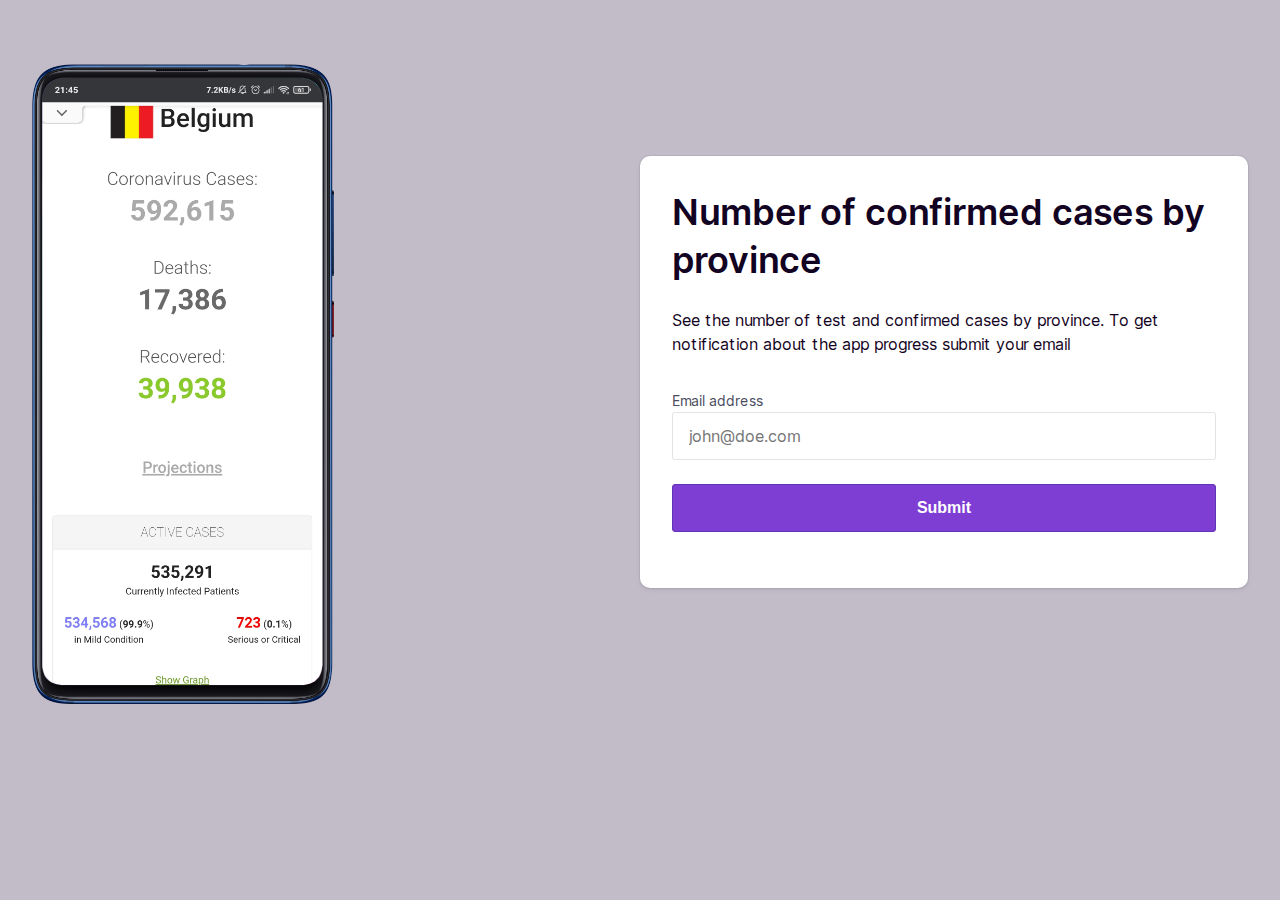
<file: landing.html>
<!DOCTYPE html>
<html lang="en">
<head>
    <meta charset="UTF-8">
    <meta name="viewport" content="width=device-width, initial-scale=1.0">
    <title>Corona landing</title>
    <link rel="stylesheet" href="css/normalize.css">
    <link rel="stylesheet" href="css/screen.css">
    <script src="./js/validation.js"></script>
    <link rel="apple-touch-icon" sizes="180x180" href="apple-touch-icon.png">
    <link rel="icon" type="image/png" sizes="32x32" href="favicon-32x32.png">
    <link rel="icon" type="image/png" sizes="16x16" href="favicon-16x16.png">
    <link rel="manifest" href="site.webmanifest">
    <link rel="mask-icon" href="safari-pinned-tab.svg" color="#5bbad5">
    <meta name="msapplication-TileColor" content="#da532c">
    <meta name="theme-color" content="#ffffff">
</head>
<body class="c-landing-body">
    <div class="c-landing-app ">
        <img src="./img/mockup.png" alt="Mockup" class="c-landing-mocup">
        <div class="c-landing-header c-card">

            <h1>Number of confirmed cases by province</h1>

            <p class="c-header-explanation">See the number of test and confirmed cases by province. To get notification about the app progress submit your email</p>
        
            <div class="c-form">
                <form>
                    <p class="c-form-field js-email-field">
                        <label class="c-label js-email-label" for="username">
                            Email address
                            <span class="c-label__error-message js-email-error-message">
                                This field is required
                            </span>
                        </label>
                        <input class="c-input js-email-input" type="email" name="username" id="username" placeholder="john@doe.com" required>
                    </p>
                    <p>
                        <button class="c-button js-submit-button">Submit</button>
                    </p>
                </form> 
            </div>
        </div>
    </div>
</body>
</html>
</file>
<file: css/screen.css>
/*------------------------------------*\
#FONTS
\*------------------------------------*/

@font-face {
    font-family: "Inter Web";
    font-weight: 400;
    src: url("../fonts/Inter-Regular.woff2") format("woff2")
}

@font-face {
    font-family: "Inter Web";
    font-weight: 600;
    src: url("../fonts/Inter-SemiBold.woff2") format("woff2")
}

/*------------------------------------*\
#Variables
\*------------------------------------*/

:root {
    /* Global colors */
    --global-color-alpha-light: #b068f3;
    --global-color-alpha: #7e3ed3;
    --global-color-alpha-dark: #6133b8;
    --global-color-alpha-x-dark: #3f0e77;
    --global-color-alpha-transparent: #5615acbf;
    --global-color-alpha-x-transparent: #26044d4d;

    --global-color-neutral-xxxx-light: #F5F6FA;
    --global-color-neutral-xxx-light: #E2E3E7;
    --global-color-neutral-xx-light: #caccd4;
    --global-color-neutral-x-light: #b5b6c0;
    --global-color-neutral-light: #a0a1ad;
    --global-color-neutral: #8b8c9a;
    --global-color-neutral-dark: #757787;
    --global-color-neutral-x-dark: #606274;
    --global-color-neutral-xx-dark: #4b4c60;
    --global-color-neutral-xxx-dark: #35374d;
    --global-color-neutral-xxxx-dark: #130322;
    --global-color-error: #FF3333;
    --global-color-error-transparent: #FF3333bf;
    --global-color-error-x-transparent: #FF33334d;

    /* global page settings */
    --global-page-color: var(--global-color-neutral-xxxx-dark);
    --global-page-backgroundColor: #bab3c2e1;
    --global-selection-backgroundColor: var(--global-color-alpha);

    /* border radius */
    --global-borderRadius: 3px;
    --global-borderWidth: 1px;

    /* transitions */
    --global-transitionEasing-out: ease-out;
    --global-transitionEasing-out-cubic: cubic-bezier(0.22, 0.61, 0.36, 1);
    --global-transitionDuration-alpha: .1s;
    --global-transitionDuration-beta: .2s;
    --global-transitionDuration-gamma: .3s;


     /* Baseline settings */
    --global-baseline: 8px;         
    --global-whitespace: calc(var(--global-baseline) * 3); /* = 24px */

    --global-whitespace-xs: calc(var(--global-baseline) * .5); /* = 4px */
    --global-whitespace-sm: calc(var(--global-baseline) * 1); /*  = 8px */
    --global-whitespace-md: calc(var(--global-baseline) * 2); /*  = 16px */
    --global-whitespace-lg: calc(var(--global-baseline) * 4); /*  = 32px */
    --global-whitespace-xl: calc(var(--global-whitespace) * 2); /*  = 48px */
    --global-whitespace-xxl: calc(var(--global-whitespace) * 3); /*  = 72px */

    /* forms */
    --global-label-color: var(--global-color-neutral-xx-dark);
    --global-placeholder-color: var(--global-color-neutral-x-light);
    --global-input-backgroundColor: White;
    --global-input-color: var(--global-color-neutral-xxxx-dark);
    --global-input-borderColor: var(--global-color-neutral-xxx-light);
    --global-input-hover-borderColor: var(--global-color-neutral-xx-light);
    --global-input-focus-borderColor: var(--global-color-alpha);
    --global-input-error-borderColor: var(--global-color-error);
    --global-input-focus-boxShadowSpread: 0 0 0 3px;
    --global-input-focus-boxShadowColor: var(--global-color-alpha-x-transparent);
    --global-input-error-boxShadowColor: var(--global-color-error-x-transparent);
}



html {
    background-color: var(--global-page-backgroundColor);
    color: var(--global-page-color);
    font-size: 16px;
    line-height: 1.5;
    font-family: "Inter Web", Helvetica, arial, sans-serif;
    box-sizing: border-box;
    -webkit-font-smoothing: antialiased;
    -moz-osx-font-smoothing: grayscale;
}

body{
    padding-top: var(--global-whitespace-lg);
    width: 100%;
    display: grid;
    justify-items: center;
}

*,
*:before,
*:after {
    box-sizing: inherit;
}


::-moz-selection {
    background: var(--global-selection-backgroundColor);
    color: white;
    text-shadow: none;
}

::selection {
    background: var(--global-selection-backgroundColor);
    color: white;
    text-shadow: none;
}

img {
    max-width: 100%;
    vertical-align: top;
}
.c-landing-mocup{
    height: 640px;
}

.wrapper-index {
    display: grid;
    grid-gap: 10px;
    grid-template-columns: 33% 33% 33%;
    
}

.content {
    grid-column: 1 / span 3;
    grid-row: 2;

}

.header-title {
    grid-column: 2;
    grid-row: 1;
    margin-top: auto;
    margin-bottom: auto;
}

.header-input {
    grid-column: 3;
    grid-row: 1;
    text-align: center;
    margin-bottom: auto;
    margin-top: auto;
}



h1 {
    font-weight: 700;
    font-size: 36px;
    line-height: calc(var(--global-baseline) * 6);
    margin: 0 0 var(--global-whitespace);
}

h1#index {
    width: 520px;
    font-size: 36px;
    line-height: 1rem;
}

p {
    margin: 0 0 var(--global-whitespace);
}


.c-card {
    --card-borderRadius: var(--global-borderRadius);
    background-color: var(--card-backgroundColor, White);
    padding: var(--global-whitespace-lg) var(--global-whitespace-lg) var(--global-whitespace-lg) var(--global-whitespace-lg);
    margin-bottom: var(--global-whitespace);
    border-radius: 10px;
    box-shadow: 0 0 0 1px rgba(0,0,0, 0.05), 0 2px 4px rgba(0,0,0,.075);
    overflow: hidden;
}

.c-landing-app {
    padding: 2rem;
    display: grid;
    grid-template-columns: 50% 50%;
    justify-self: center;
    align-items: center;
}

.c-landing-mocup{
    height: 640px;
}

.c-landing-header .c-header-explanation {
    margin-bottom: var(--global-whitespace-lg);
}

.c-landing-header .c-header-explanation p {
    font-size: 16px;
    margin: var(--global-whitespace-sm);
}


.c-input {
    --input-transition: all var(--global-transitionDuration-alpha) var(--global-transitionEasing-out);
    -webkit-appearance: none;
    -moz-appearance: none;
    appearance: none;
    width: 100%;
    border-radius: var(--input-borderRadius, var(--global-borderRadius));
    border: var(--input-borderWidth, var(--global-borderWidth)) solid var(--input-borderColor, var(--global-input-borderColor));
    background-color: var(--input-backgroundColor, var(--global-input-backgroundColor));
    color: var(--global-input-color);
    font-family: inherit;
    font-size: 16px;
    line-height: calc(var(--global-baseline) * 3);
    padding: calc(var(--global-baseline) * 1.5 - var(--global-borderWidth)) var(--global-whitespace-md);
    outline: none;
    transition: var(--input-transition);
}

.c-input:hover {
    border-color: var(--input-hover-borderColor, var(--global-input-hover-borderColor));
}

.c-input:focus,
.c-input:active {
    border-color: var(--input-focus-borderColor, var(--global-input-focus-borderColor));
    box-shadow: var(--global-input-focus-boxShadowSpread) var(--input-focus-boxShadowColor, var(--global-input-focus-boxShadowColor));
}

.c-province-select{
    padding: 8px;
    font-family: inherit;
    font-size: 1rem;
    line-height: 1.5rem;
    color: var(--global-color-neutral-xxx-dark);
    box-shadow: var(--global-card-boxShadow);
    border: var(--input-borderWidth, var(--global-borderWidth)) solid var(--input-borderColor, var(--global-input-borderColor));
    border-radius: 10px;
    outline: none;
    box-shadow: var(--global-card-boxShadow);
}
.c-province-select:hover {
    border-color: var(--input-hover-borderColor, var(--global-input-hover-borderColor));
}

.c-province-select:focus,
.c-province-select:active {
    border-color: var(--global-color-alpha-light);
    box-shadow: var(--global-input-focus-boxShadowSpread) var(--input-focus-boxShadowColor, var(--global-input-focus-boxShadowColor));
}


.c-label {
    margin-bottom: 0;
    font-size: 14px;
    padding-bottom: var(--global-whitespace-sm);    
    line-height: calc(var(--global-baseline) * 2);
    color: var(--label-color, var(--global-label-color));
}

.c-label--option {
    padding-bottom: 0;
}

.c-label__error-message {
    font-weight: 600;
	float: right;
	display: none;
}

.c-label__error-message.is-visible {
	display: block;
}

.c-label--floating {
    position: absolute;
    top: calc(var(--global-baseline) * 1.5);
    left: var(--global-whitespace-sm);
    padding: var(--global-whitespace-xs)  var(--global-whitespace-sm);
    background-color: var(--label--floating-backgroundColor, var(--global-input-backgroundColor));
    transition: transform var(--global-transitionDuration-alpha) var(--global-transitionEasing-out);
    z-index: 1;
    border-radius: var(--global-borderRadius);
}

.is-floating,
.c-form-field:focus-within .c-label--floating {
    transform: translateY(calc(var(--global-baseline) * -3))
}

.c-chart{
    position: relative;
    padding: 0 48px 0 48px;
    height: 400px;
    width: 1500px;
}


.c-button {
    font-size: 16px;
    font-weight: 600;
    border-radius: var(--button-borderRadius, var(--global-borderRadius));
    border: var(--button-borderWidth, var(--global-borderWidth)) solid var(--button-borderColor, var(--global-color-alpha-dark));
    background-color: var(--button-backgroundColor, var(--global-color-alpha));
    color: #fff;
    padding: calc(var(--global-baseline) * 1.5 - var(--button-borderWidth, var(--global-borderWidth))) var(--global-whitespace-md);
    line-height: calc(var(--global-baseline) * 3);
    width: 100%;
    outline: none;
    box-shadow: var(--button-boxShadow, 0);
    transition: all var(--global-transitionDuration-alpha) var(--global-transitionEasing-out);
}

.c-button:hover {
    border-color: var(--button-hover-borderColor, var(--global-color-alpha-dark));
    background-color: var(--button-hover-backgroundColor, var(--global-color-alpha-light));
}

.c-button:focus {
    background-color: var(--button-focus-backgroundColor, var(--global-color-alpha));
    border-color: var(--button-focus-borderColor, var(--global-color-alpha-dark));
    box-shadow: var(--global-input-focus-boxShadowSpread) var(--button-focus-boxShadowColor, var(--global-input-focus-boxShadowColor));
}

.c-button:active {
    background-color: var(--button-active-backgroundColor, var(--global-color-alpha-dark));
    border-color: var(--button-active-borderColor, var(--global-color-alpha-dark));
    box-shadow: var(--button-active-boxShadow, 0);
}

.has-error {
    --label-color: var(--global-color-error);
    --input-borderColor: var(--global-input-error-borderColor);
    --input-hover-borderColor: var(--global-input-error-borderColor);
    --input-focus-borderColor: var(--global-input-error-borderColor);
    --input-focus-boxShadowColor: var(--global-input-error-boxShadowColor);
}

/*------------------------------------*\
#MEDIA
\*------------------------------------*/

  
@media (max-width: 768px) {
    .c-landing-app {
        grid-template-columns: 100%;
    }
    .c-landing-mocup{
        display: none;
    }
} 




@media (max-width: 1600px) {
    .c-chart{
        width: 1000px;
    }
    h1#index{
        font-size: 32px;
    }
} 

@media (max-width: 1300px) {
    .c-chart{
        height: 300px;
        width: 800px;
    }
    h1#index{
        font-size: 24px;
    }
    .header-title {
        grid-column: 1;

    }
    .c-province-select{
        font-size: 0.8rem;
    }
} 

@media (max-width: 900px) {
    .c-chart{
        height: 300px;
        width: 500px;
        padding: 0 8px 0 8px;
    }
    h1#index{
        font-size: 24px;
        width: 300px;
    }
    .wrapper-index {
        grid-template-columns: 100%;
        
    }

    .content {
        grid-column: 1 / span 3;
        grid-row: 3;
    
    }
    .header-title {
        grid-column: 1;
        grid-row: 1;
    }
    
    .header-input {
        grid-column: 1;
        grid-row: 2;
        
        text-align: start;
    }
} 
@media (max-width: 600px) {
    .c-chart{
        height: 300px;
        width: 400px;
    }
    .card{
        padding: 8px;
    }
    h1#index{
        font-size: 24px;
        width: 300px;
    }
    .c-card {
        padding: 16px 8px 16px 8px;
    }

} 

@media (max-width: 400px) {
    .c-chart{
        height: 300px;
        width: 350px;
    }
    .card{
        padding: 8px;
    }
    h1#index{
        font-size: 24px;
        width: 300px;
    }

}
</file>
